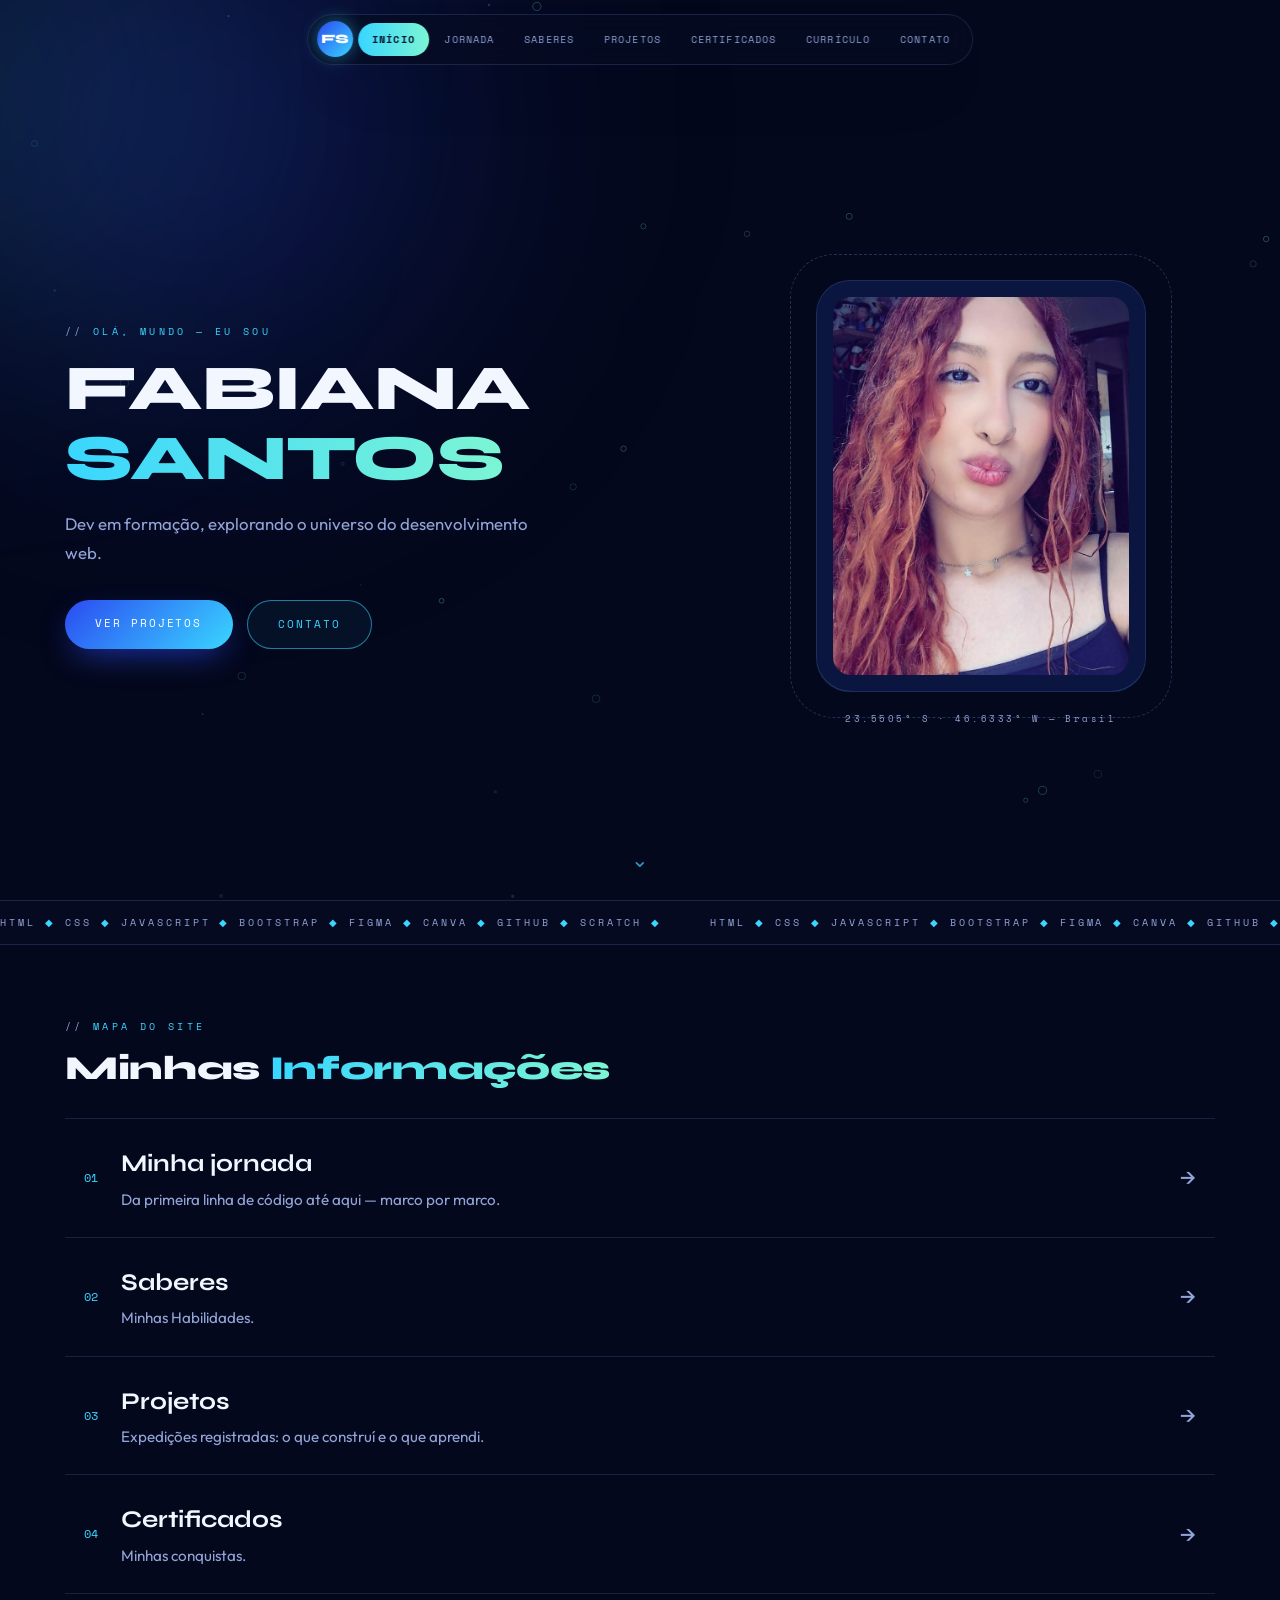
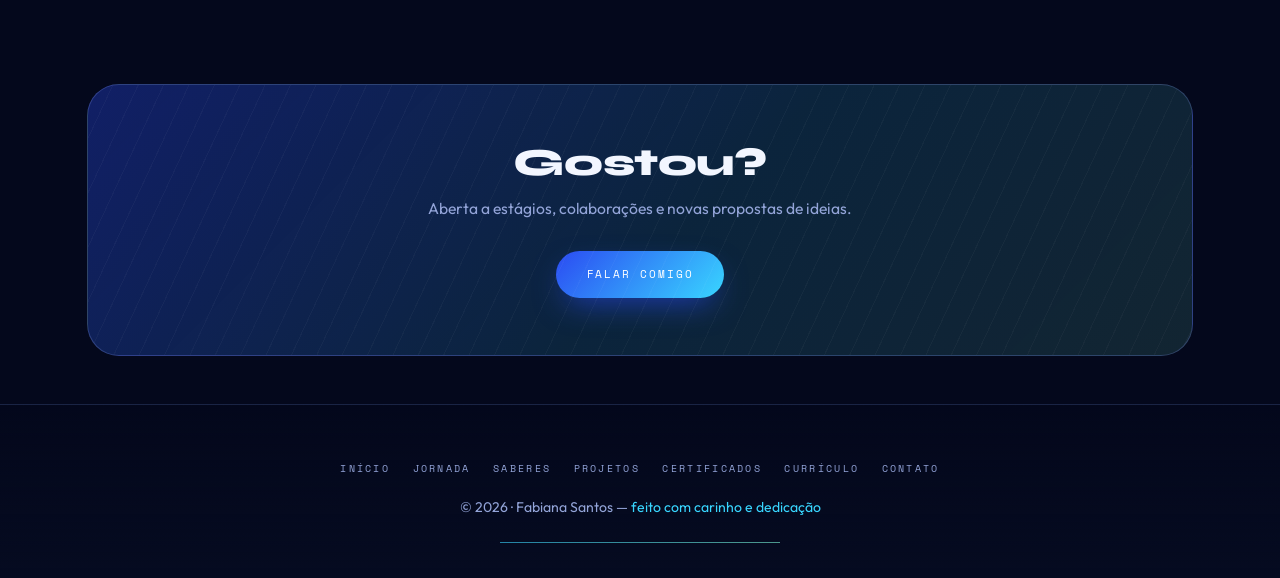
<file: index.html>
<!DOCTYPE html>
<html lang="pt-BR">
<head>
  <meta charset="UTF-8">
  <meta name="viewport" content="width=device-width, initial-scale=1, viewport-fit=cover">
  <title>Fabiana Santos · Portfólio</title>
  <meta name="description" content="Portfólio de Fabiana Santos — dev em formação navegando entre código e design.">
  <link rel="icon" href="data:image/svg+xml,%3Csvg xmlns='http://www.w3.org/2000/svg' viewBox='0 0 24 24'%3E%3Crect width='24' height='24' rx='6' fill='%2304081C'/%3E%3Ccircle cx='12' cy='12' r='6' fill='none' stroke='%2339D6FF' stroke-width='2'/%3E%3Ccircle cx='12' cy='12' r='2.5' fill='%237CF5D4'/%3E%3C/svg%3E">
  <link rel="preconnect" href="https://fonts.googleapis.com">
  <link rel="preconnect" href="https://fonts.gstatic.com" crossorigin>
  <link href="https://fonts.googleapis.com/css2?family=Syne:wght@700;800&family=Outfit:wght@300;400;500;600&family=Space+Mono:wght@400;700&display=swap" rel="stylesheet">
  <link rel="stylesheet" href="css/style.css">
</head>
<body>

<nav class="nav-fixa" aria-label="Principal">
  <a class="logo" href="index.html">FS</a>
  <button class="nav-toggle" aria-expanded="false" aria-label="Abrir ou fechar o menu"><span></span><span></span><span></span></button>
  <ul class="menu">
    <li><a href="index.html" class="ativo">Início</a></li>
    <li><a href="jornada.html">Jornada</a></li>
    <li><a href="saberes.html">Saberes</a></li>
    <li><a href="projetos.html">Projetos</a></li>
    <li><a href="certificados.html">Certificados</a></li>
    <li><a href="curriculo.html">Currículo</a></li>
    <li><a href="contato.html">Contato</a></li>
  </ul>
</nav>

<main>
  <section class="hero">
    <div class="hero-grid">
      <div class="hero-copy">
        <p class="kicker sobe" style="animation-delay:.1s">Olá, mundo — eu sou</p>
        <h1 class="sobe" style="animation-delay:.2s">Fabiana<br><span class="grad">Santos</span></h1>
        <p class="lede sobe" style="animation-delay:.35s">Dev em formação, explorando o universo do desenvolvimento web.</p>
        <div class="hero-acoes sobe" style="animation-delay:.5s">
          <a class="btn btn-solido" href="projetos.html">Ver projetos</a>
          <a class="btn btn-linha" href="contato.html">Contato</a>
        </div>
      </div>
      <figure class="foto-geo sobe" style="animation-delay:.3s;margin:0">
        <label class="photo foto-frame" style="cursor:default" aria-label="Foto da Fabiana Santos">
          <input type="file" accept="image/*">
          <img class="foto-inner" src="fotofabiana.jpeg" alt="Foto de Fabiana Santos" style="width:100%;height:100%;object-fit:cover;object-position:center 30%;border-radius:inherit;display:block">
        </label>
        <figcaption>23.5505° S · 46.6333° W — Brasil</figcaption>
      </figure>
    </div>
    <a class="cue" href="#rotas" aria-label="Descer">⌄</a>
  </section>

  <div class="ticker" aria-hidden="true">
    <div class="ticker-track">
      <span>HTML <b>◆</b> CSS <b>◆</b> JavaScript <b>◆</b> Bootstrap <b>◆</b> Figma <b>◆</b> Canva <b>◆</b> GitHub <b>◆</b> Scratch <b>◆</b></span>
      <span>HTML <b>◆</b> CSS <b>◆</b> JavaScript <b>◆</b> Bootstrap <b>◆</b> Figma <b>◆</b> Canva <b>◆</b> GitHub <b>◆</b> Scratch <b>◆</b></span>
    </div>
  </div>

  <section class="rotas wrap" id="rotas">
    <p class="kicker">Mapa do site</p>
    <h2>Minhas <span class="grad">Informações</span></h2>
    <div class="rotas-lista" data-stagger>
      <a class="rota" href="jornada.html">
        <span class="num">01</span>
        <span><h3>Minha jornada</h3><p>Da primeira linha de código até aqui — marco por marco.</p></span>
        <span class="seta">→</span>
      </a>
      <a class="rota" href="saberes.html">
        <span class="num">02</span>
        <span><h3>Saberes</h3><p>Minhas Habilidades.</p></span>
        <span class="seta">→</span>
      </a>
      <a class="rota" href="projetos.html">
        <span class="num">03</span>
        <span><h3>Projetos</h3><p>Expedições registradas: o que construí e o que aprendi.</p></span>
        <span class="seta">→</span>
      </a>
      <a class="rota" href="certificados.html">
        <span class="num">04</span>
        <span><h3>Certificados</h3><p>Minhas conquistas.</p></span>
        <span class="seta">→</span>
      </a>
    </div>
  </section>

  <section class="wrap">
    <div class="cta-band reveal">
      <h2>Gostou?</h2>
      <p>Aberta a estágios, colaborações e novas propostas de ideias.</p>
      <a class="btn btn-solido" href="contato.html">Falar comigo</a>
    </div>
  </section>
</main>

<footer class="rodape">
  <nav class="rodape-nav" aria-label="Rodapé">
    <a href="index.html">Início</a><a href="jornada.html">Jornada</a><a href="saberes.html">Saberes</a><a href="projetos.html">Projetos</a><a href="certificados.html">Certificados</a><a href="curriculo.html">Currículo</a><a href="contato.html">Contato</a>
  </nav>
  <p class="creditos">© <span data-ano>2026</span> · Fabiana Santos — <b>feito com carinho e dedicação</b></p>
  <hr class="fio">
</footer>

<div class="splash" aria-hidden="true">
  <div class="splash-caixa">
    <div class="splash-ring">FS</div>
    <p class="splash-nome">Fabiana Santos</p>
    <p class="splash-sub">// inicializando portfólio</p>
  </div>
</div>

<script src="js/main.js"></script>
<script>
  /* Foto fixa no código: desliga o seletor de arquivo "clique para escolher" */
  document.querySelectorAll('.foto-frame input[type="file"]').forEach(function (inp) { inp.disabled = true; });
</script>
</body>
</html>
</file>
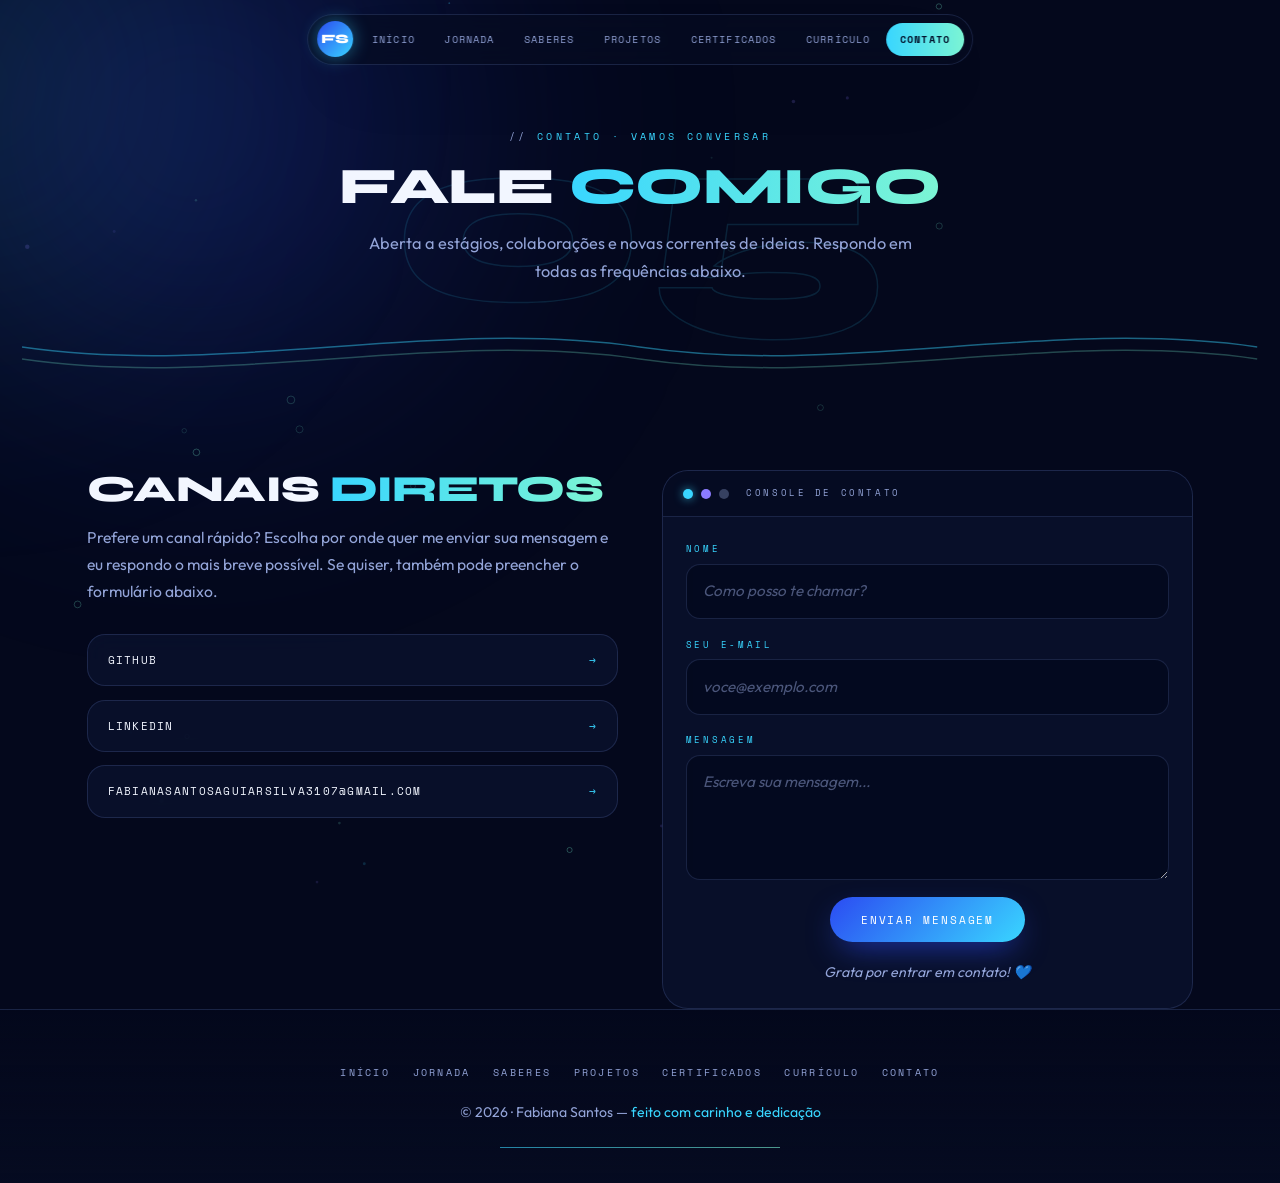
<file: contato.html>
<!DOCTYPE html>
<html lang="pt-BR">
<head>
  <meta charset="UTF-8">
  <meta name="viewport" content="width=device-width, initial-scale=1, viewport-fit=cover">
  <title>Contato · Fabiana Santos</title>
  <link rel="icon" href="data:image/svg+xml,%3Csvg xmlns='http://www.w3.org/2000/svg' viewBox='0 0 24 24'%3E%3Crect width='24' height='24' rx='6' fill='%2304081C'/%3E%3Ccircle cx='12' cy='12' r='6' fill='none' stroke='%2339D6FF' stroke-width='2'/%3E%3Ccircle cx='12' cy='12' r='2.5' fill='%237CF5D4'/%3E%3C/svg%3E">
  <link rel="preconnect" href="https://fonts.googleapis.com">
  <link rel="preconnect" href="https://fonts.gstatic.com" crossorigin>
  <link href="https://fonts.googleapis.com/css2?family=Syne:wght@700;800&family=Outfit:wght@300;400;500;600&family=Space+Mono:wght@400;700&display=swap" rel="stylesheet">
  <link rel="stylesheet" href="css/style.css">
</head>
<body>

<nav class="nav-fixa" aria-label="Principal">
  <a class="logo" href="index.html">FS</a>
  <button class="nav-toggle" aria-expanded="false" aria-label="Abrir ou fechar o menu"><span></span><span></span><span></span></button>
  <ul class="menu">
    <li><a href="index.html">Início</a></li>
    <li><a href="jornada.html">Jornada</a></li>
    <li><a href="saberes.html">Saberes</a></li>
    <li><a href="projetos.html">Projetos</a></li>
    <li><a href="certificados.html">Certificados</a></li>
    <li><a href="curriculo.html">Currículo</a></li>
    <li><a href="contato.html" class="ativo">Contato</a></li>
  </ul>
</nav>

<main>
  <section class="cab">
    <span class="num-fantasma" aria-hidden="true">05</span>
    <p class="kicker">Contato · vamos conversar</p>
    <h1>Fale <span class="grad">comigo</span></h1>
    <p class="sub">Aberta a estágios, colaborações e novas correntes de ideias. Respondo em todas as frequências abaixo.</p>
    <svg class="ondas" viewBox="0 0 1440 60" preserveAspectRatio="none" aria-hidden="true">
      <path d="M0 30 C240 60 480 0 720 30 C960 60 1200 0 1440 30" fill="none" stroke="#39D6FF" stroke-width="1.5" opacity=".5"/>
      <path d="M0 42 C240 72 480 12 720 42 C960 72 1200 12 1440 42" fill="none" stroke="#7CF5D4" stroke-width="1.5" opacity=".3"/>
    </svg>
  </section>

  <section class="wrap">
    <div class="contato-grid">
      <div class="reveal">
        <h2>Canais <span class="grad">diretos</span></h2>
        <p class="txt">Prefere um canal rápido? Escolha por onde quer me enviar sua mensagem e eu respondo o mais breve possível. Se quiser, também pode preencher o formulário abaixo.</p>
        <div class="chips" data-stagger>
          <a class="chip" href="https://github.com/fabisantos7"><span>GitHub</span><span class="seta">→</span></a>
          <a class="chip" href="https://www.linkedin.com/in/fabiana-santos-aguiar-silva-4177b73bb/?isSelfProfile=true"><span>LinkedIn</span><span class="seta">→</span></a>
          <a class="chip" href="mailto:fabianasantosaguiarsilva3107@gmail.com"><span>fabianasantosaguiarsilva3107@gmail.com</span><span class="seta">→</span></a>
        </div>
      </div>

      <div class="form-card reveal">
        <div class="form-topo" aria-hidden="true"><i></i><i></i><i></i><b>console de contato</b></div>
        <form id="form-contato">
          <div class="campo">
            <label for="c-nome">Nome</label>
            <input id="c-nome" name="nome" type="text" required placeholder="Como posso te chamar?">
          </div>
          <div class="campo">
            <label for="c-email">Seu e-mail</label>
            <input id="c-email" name="email" type="email" required placeholder="voce@exemplo.com">
          </div>
          <div class="campo">
            <label for="c-msg">Mensagem</label>
            <textarea id="c-msg" name="mensagem" required placeholder="Escreva sua mensagem..."></textarea>
          </div>
          <button class="btn btn-solido" type="submit">Enviar mensagem</button>
          <p class="form-nota">Grata por entrar em contato! 💙</p>
        </form>
      </div>
    </div>
  </section>
</main>

<footer class="rodape">
  <nav class="rodape-nav" aria-label="Rodapé">
    <a href="index.html">Início</a><a href="jornada.html">Jornada</a><a href="saberes.html">Saberes</a><a href="projetos.html">Projetos</a><a href="certificados.html">Certificados</a><a href="curriculo.html">Currículo</a><a href="contato.html">Contato</a>
  </nav>
  <p class="creditos">© <span data-ano>2026</span> · Fabiana Santos — <b>feito com carinho e dedicação</b></p>
  <hr class="fio">
</footer>

<script src="js/main.js"></script>
</body>
</html>
</file>
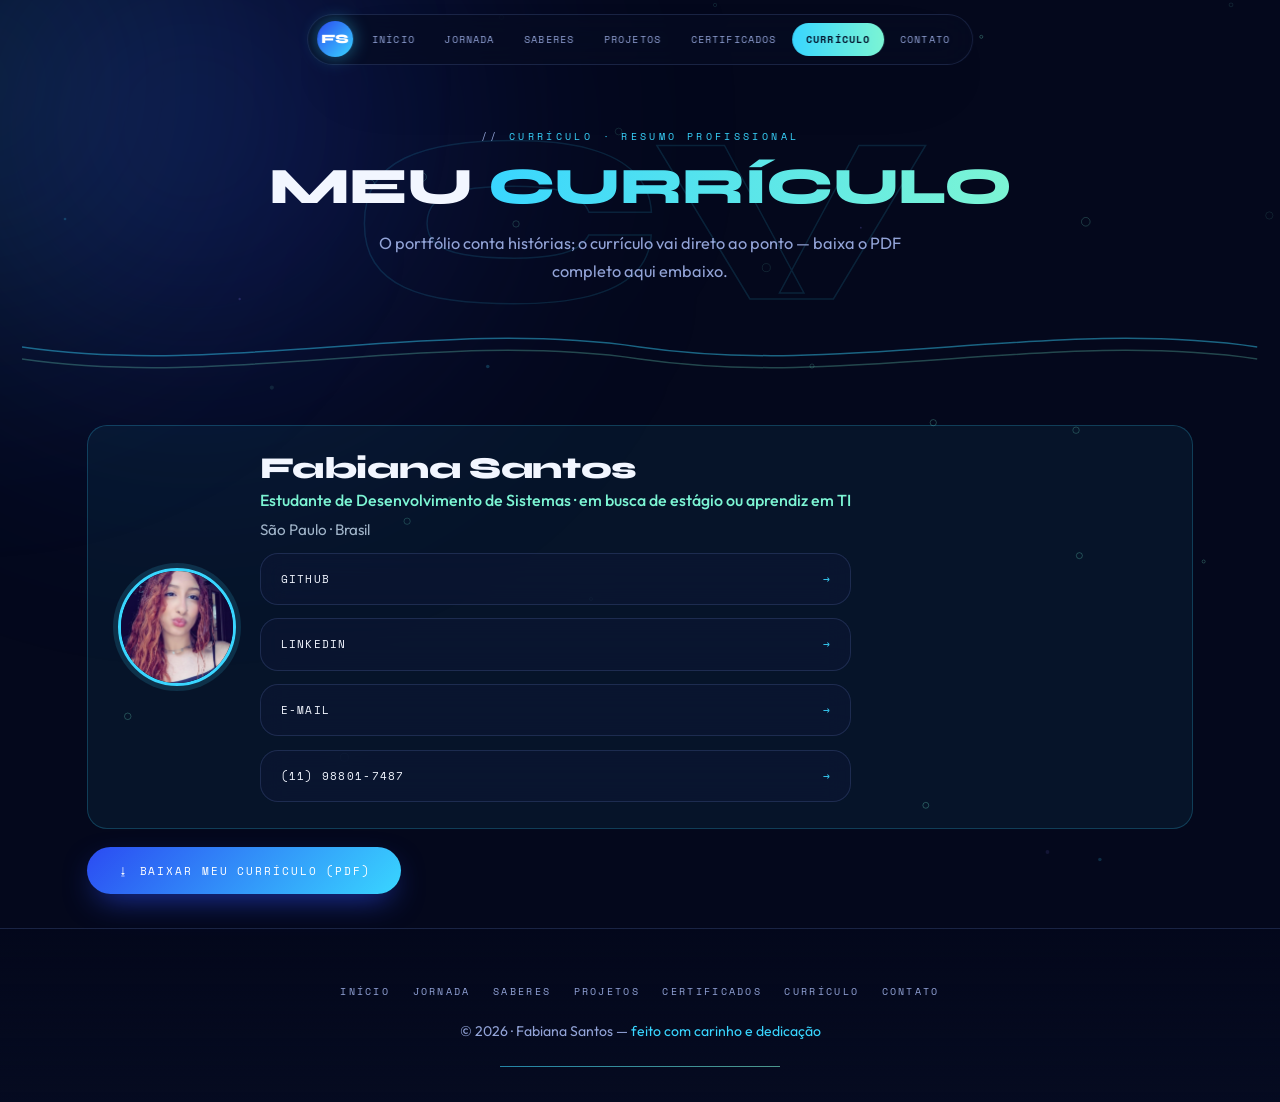
<file: curriculo.html>
<!DOCTYPE html>
<html lang="pt-BR">
<head>
  <meta charset="UTF-8">
  <meta name="viewport" content="width=device-width, initial-scale=1, viewport-fit=cover">
  <title>Currículo · Fabiana Santos</title>
  <link rel="icon" href="data:image/svg+xml,%3Csvg xmlns='http://www.w3.org/2000/svg' viewBox='0 0 24 24'%3E%3Crect width='24' height='24' rx='6' fill='%2304081C'/%3E%3Ccircle cx='12' cy='12' r='6' fill='none' stroke='%2339D6FF' stroke-width='2'/%3E%3Ccircle cx='12' cy='12' r='2.5' fill='%237CF5D4'/%3E%3C/svg%3E">
  <link rel="preconnect" href="https://fonts.googleapis.com">
  <link rel="preconnect" href="https://fonts.gstatic.com" crossorigin>
  <link href="https://fonts.googleapis.com/css2?family=Syne:wght@700;800&family=Outfit:wght@300;400;500;600&family=Space+Mono:wght@400;700&display=swap" rel="stylesheet">
  <link rel="stylesheet" href="css/style.css">
  <style>
    /* ===== Estilos exclusivos da página Currículo (autocontidos — não mexem em nada) ===== */
    body { background:#04081C; color:#E8F4FF; font-family:'Outfit',sans-serif; }

    .cv-perfil{ display:flex; align-items:center; gap:24px; flex-wrap:wrap;
      background:rgba(57,214,255,.06); border:1px solid rgba(57,214,255,.22);
      border-radius:20px; padding:26px 30px; margin-bottom:18px; }
    .cv-foto{ width:118px; height:118px; border-radius:50%; overflow:hidden; flex:0 0 auto;
      border:3px solid #39D6FF; box-shadow:0 0 0 5px rgba(57,214,255,.15); }
    .cv-foto img{ width:100%; height:100%; object-fit:cover; object-position:center 30%; display:block; }
    .cv-perfil h2{ font-family:'Syne',sans-serif; font-size:1.9rem; margin:0 0 2px; }
    .cv-alvo{ margin:0; color:#7CF5D4; font-weight:500; }
    .cv-loc{ margin:2px 0 0; color:#9fb3c8; font-size:.95rem; }
    .cv-perfil .chips{ margin:10px 0 0; }

    .cv-acoes{ display:flex; align-items:center; gap:14px; flex-wrap:wrap; margin:0 0 34px; }
    .cv-dica{ color:#9fb3c8; font-size:.9rem; }
    [contenteditable="true"]{ outline:none; border-bottom:1px dashed rgba(57,214,255,.45); cursor:text; }
    [contenteditable="true"]:hover{ background:rgba(57,214,255,.07); }
    [contenteditable="true"]:focus{ background:rgba(57,214,255,.1); border-bottom-color:#7CF5D4; }

    .cv-grid{ display:grid; grid-template-columns:1.6fr 1fr; gap:26px; align-items:start; }
    .cv-bloco{ background:rgba(57,214,255,.05); border:1px solid rgba(57,214,255,.16);
      border-radius:18px; padding:22px 24px; margin-bottom:22px; }
    .cv-bloco h3{ font-family:'Syne',sans-serif; font-size:1.15rem; letter-spacing:.02em;
      color:#39D6FF; margin:0 0 14px; padding-bottom:10px;
      border-bottom:1px solid rgba(57,214,255,.2); }
    .cv-bloco h3 small{ font-family:'Space Mono',monospace; font-size:.75rem; color:#9fb3c8; font-weight:400; margin-left:8px; }
    .cv-bloco p{ margin:0 0 8px; line-height:1.6; color:#d9ecff; }

    .cv-item{ padding:10px 0; border-bottom:1px dashed rgba(57,214,255,.14); }
    .cv-item:last-child{ border-bottom:none; }
    .cv-item b{ color:#fff; font-weight:600; }
    .cv-meta{ color:#9fb3c8; font-size:.9rem; margin:2px 0 0; }
    .cv-meta a{ color:#39D6FF; text-decoration:none; }
    .cv-meta a:hover{ text-decoration:underline; }

    .cv-cert{ display:flex; justify-content:space-between; align-items:baseline; gap:14px;
      padding:9px 0; border-bottom:1px dashed rgba(57,214,255,.14); }
    .cv-cert:last-child{ border-bottom:none; }
    .cv-cert span:first-child{ color:#d9ecff; }
    .cv-horas{ font-family:'Space Mono',monospace; font-size:.78rem; color:#7CF5D4; white-space:nowrap; }
    .cv-total{ margin-top:12px; font-family:'Space Mono',monospace; font-size:.8rem; color:#7CF5D4; }

    .cv-comp{ margin-bottom:12px; }
    .cv-comp small{ display:flex; justify-content:space-between; color:#d9ecff; font-size:.92rem; margin-bottom:5px; }
    .cv-comp small em{ font-style:normal; font-family:'Space Mono',monospace; font-size:.75rem; color:#9fb3c8; }
    .cv-bloco .barra{ margin-bottom:0; }

    .cv-lingua{ display:flex; justify-content:space-between; padding:8px 0; border-bottom:1px dashed rgba(57,214,255,.14); }
    .cv-lingua:last-child{ border-bottom:none; }
    .cv-nivel{ font-family:'Space Mono',monospace; font-size:.78rem; color:#7CF5D4; }

    /* ===== Impressão / Salvar como PDF ===== */
    @media print{
      body{ background:#fff !important; color:#111 !important; }
      .nav-fixa,.rodape,.cv-acoes,.ondas,.num-fantasma,.cue,.splash{ display:none !important; }
      .cv-perfil,.cv-bloco{ background:#fff !important; border-color:#cfd8e3 !important; box-shadow:none !important; }
      .cv-perfil h2,.cv-bloco h3,.cv-alvo,.cv-meta a,.cv-titulo-grad{ color:#111 !important; -webkit-text-fill-color:#111 !important; }
      .cv-meta,.cv-dica,.cv-loc,.cv-horas,.cv-nivel,.cv-total{ color:#444 !important; }
      .cv-cert,.cv-item,.cv-lingua{ border-color:#ccc !important; }
      [contenteditable="true"]{ border-bottom:none !important; }
      .cv-grid{ grid-template-columns:1fr 1fr; gap:18px; }
      main{ padding-top:0 !important; }
      .cab{ padding:0 0 14px !important; }
      .cv-bloco{ break-inside:avoid; }
    }
    @media (max-width:820px){
      .cv-grid{ grid-template-columns:1fr; }
      .cv-perfil{ text-align:center; justify-content:center; }
    }
  </style>
</head>
<body>

<nav class="nav-fixa" aria-label="Principal">
  <a class="logo" href="index.html">FS</a>
  <button class="nav-toggle" aria-expanded="false" aria-label="Abrir ou fechar o menu"><span></span><span></span><span></span></button>
  <ul class="menu">
    <li><a href="index.html">Início</a></li>
    <li><a href="jornada.html">Jornada</a></li>
    <li><a href="saberes.html">Saberes</a></li>
    <li><a href="projetos.html">Projetos</a></li>
    <li><a href="certificados.html">Certificados</a></li>
    <li><a href="curriculo.html" class="ativo">Currículo</a></li>
    <li><a href="contato.html">Contato</a></li>
  </ul>
</nav>

<main>
  <section class="cab">
    <span class="num-fantasma" aria-hidden="true">CV</span>
    <p class="kicker">Currículo · resumo profissional</p>
    <h1>Meu <span class="grad">currículo</span></h1>
    <p class="sub">O portfólio conta histórias; o currículo vai direto ao ponto — baixa o PDF completo aqui embaixo.</p>
    <svg class="ondas" viewBox="0 0 1440 60" preserveAspectRatio="none" aria-hidden="true">
      <path d="M0 30 C240 60 480 0 720 30 C960 60 1200 0 1440 30" fill="none" stroke="#39D6FF" stroke-width="1.5" opacity=".5"/>
      <path d="M0 42 C240 72 480 12 720 42 C960 72 1200 12 1440 42" fill="none" stroke="#7CF5D4" stroke-width="1.5" opacity=".3"/>
    </svg>
  </section>

  <section class="wrap">
    <div class="cv-perfil reveal">
      <div class="cv-foto"><img src="fotofabiana.jpeg" alt="Foto de Fabiana Santos"></div>
      <div>
        <h2>Fabiana Santos</h2>
        <p class="cv-alvo">Estudante de Desenvolvimento de Sistemas · em busca de estágio ou aprendiz em TI</p>
        <p class="cv-loc">São Paulo · Brasil</p>
        <div class="chips">
          <a class="chip" href="https://github.com/fabisantos7"><span>GitHub</span><span class="seta">→</span></a>
          <a class="chip" href="https://www.linkedin.com/in/fabiana-santos-aguiar-silva-4177b73bb/?isSelfProfile=true"><span>LinkedIn</span><span class="seta">→</span></a>
          <a class="chip" href="mailto:fabianasantosaguiarsilva3107@gmail.com"><span>E-mail</span><span class="seta">→</span></a>
          <a class="chip" href="tel:+5511988017487"><span>(11) 98801-7487</span><span class="seta">→</span></a>
        </div>
      </div>
    </div>

    <div class="cv-acoes">
      <a class="btn btn-solido" href="curriculo-fabiana.pdf" download="curriculo-fabiana.pdf">⭳ Baixar meu currículo (PDF)</a>
      <span class="cv-dica"></span>
    </div>

  </section>
</main>

<footer class="rodape">
  <nav class="rodape-nav" aria-label="Rodapé">
    <a href="index.html">Início</a><a href="jornada.html">Jornada</a><a href="saberes.html">Saberes</a><a href="projetos.html">Projetos</a><a href="certificados.html">Certificados</a><a href="curriculo.html">Currículo</a><a href="contato.html">Contato</a>
  </nav>
  <p class="creditos">© <span data-ano>2026</span> · Fabiana Santos — <b>feito com carinho e dedicação</b></p>
  <hr class="fio">
</footer>

<script src="js/main.js"></script>
</body>
</html>
</file>
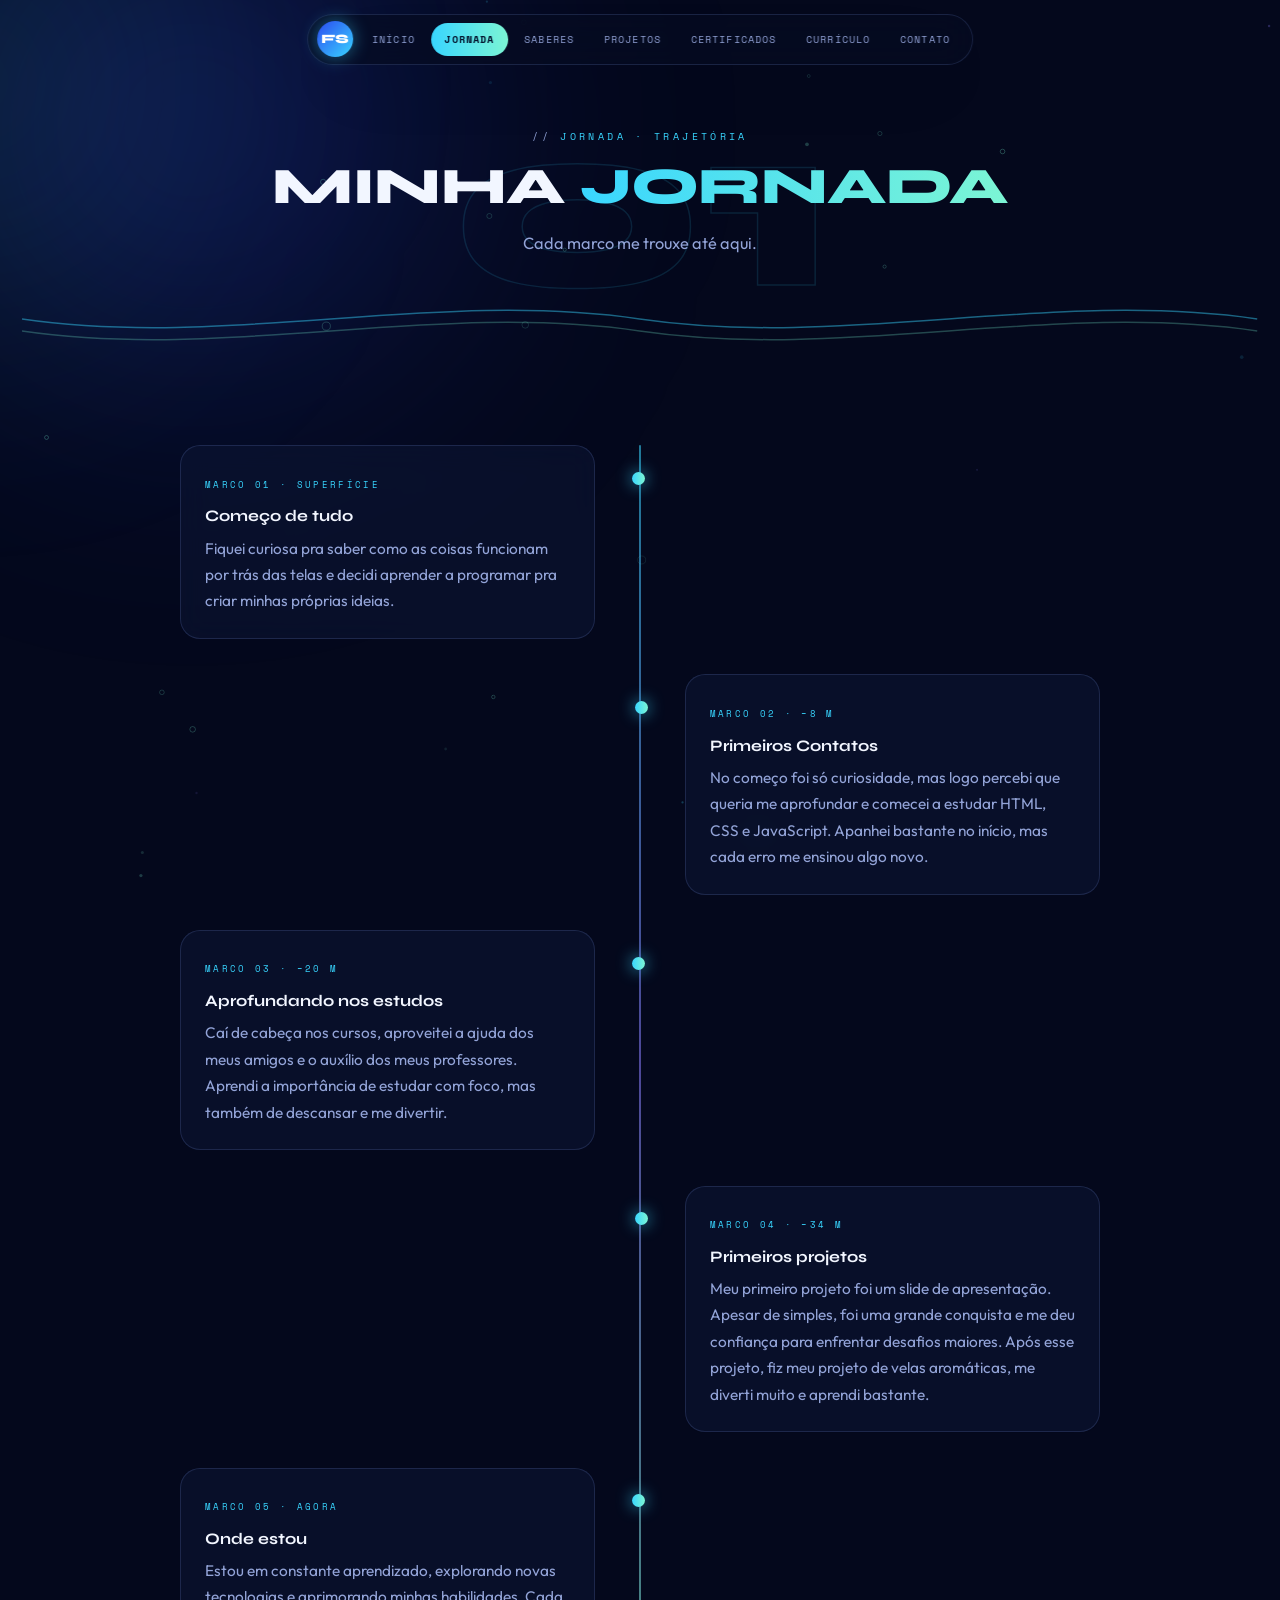
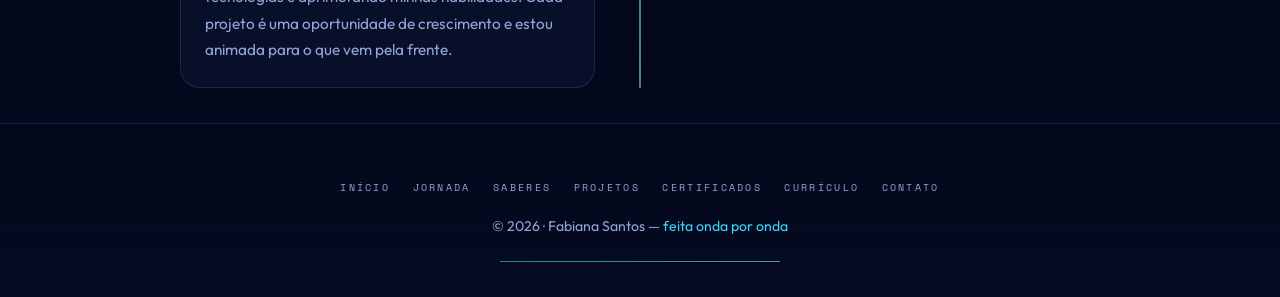
<file: jornada.html>
<!DOCTYPE html>
<html lang="pt-BR">
<head>
  <meta charset="UTF-8">
  <meta name="viewport" content="width=device-width, initial-scale=1, viewport-fit=cover">
  <title>Jornada · Fabiana Santos</title>
  <link rel="icon" href="data:image/svg+xml,%3Csvg xmlns='http://www.w3.org/2000/svg' viewBox='0 0 24 24'%3E%3Crect width='24' height='24' rx='6' fill='%2304081C'/%3E%3Ccircle cx='12' cy='12' r='6' fill='none' stroke='%2339D6FF' stroke-width='2'/%3E%3Ccircle cx='12' cy='12' r='2.5' fill='%237CF5D4'/%3E%3C/svg%3E">
  <link rel="preconnect" href="https://fonts.googleapis.com">
  <link rel="preconnect" href="https://fonts.gstatic.com" crossorigin>
  <link href="https://fonts.googleapis.com/css2?family=Syne:wght@700;800&family=Outfit:wght@300;400;500;600&family=Space+Mono:wght@400;700&display=swap" rel="stylesheet">
  <link rel="stylesheet" href="css/style.css">
</head>
<body>

<nav class="nav-fixa" aria-label="Principal">
  <a class="logo" href="index.html">FS</a>
  <button class="nav-toggle" aria-expanded="false" aria-label="Abrir ou fechar o menu"><span></span><span></span><span></span></button>
  <ul class="menu">
    <li><a href="index.html">Início</a></li>
    <li><a href="jornada.html" class="ativo">Jornada</a></li>
    <li><a href="saberes.html">Saberes</a></li>
    <li><a href="projetos.html">Projetos</a></li>
    <li><a href="certificados.html">Certificados</a></li>
    <li><a href="curriculo.html">Currículo</a></li>
    <li><a href="contato.html">Contato</a></li>
  </ul>
</nav>

<main>
  <section class="cab">
    <span class="num-fantasma" aria-hidden="true">01</span>
    <p class="kicker">Jornada · trajetória</p>
    <h1>Minha <span class="grad">jornada</span></h1>
    <p class="sub">Cada marco me trouxe até aqui.</p>
    <svg class="ondas" viewBox="0 0 1440 60" preserveAspectRatio="none" aria-hidden="true">
      <path d="M0 30 C240 60 480 0 720 30 C960 60 1200 0 1440 30" fill="none" stroke="#39D6FF" stroke-width="1.5" opacity=".5"/>
      <path d="M0 42 C240 72 480 12 720 42 C960 72 1200 12 1440 42" fill="none" stroke="#7CF5D4" stroke-width="1.5" opacity=".3"/>
    </svg>
  </section>

  <section class="wrap">
    <div class="trilha" data-stagger>
      <div class="marco">
        <span class="tag">Marco 01 · superfície</span>
        <h3>Começo de tudo</h3>
        <p contenteditable="true">Fiquei curiosa pra saber como as coisas funcionam por trás das telas e decidi aprender a programar pra criar minhas próprias ideias.</p>
      </div>
      <div class="marco">
        <span class="tag">Marco 02 · −8 m</span>
        <h3>Primeiros Contatos</h3>
        <p contenteditable="true">No começo foi só curiosidade, mas logo percebi que queria me aprofundar e comecei a estudar HTML, CSS e JavaScript. Apanhei bastante no início, mas cada erro me ensinou algo novo.</p>
      </div>
      <div class="marco">
        <span class="tag">Marco 03 · −20 m</span>
        <h3>Aprofundando nos estudos</h3>
        <p contenteditable="true">Caí de cabeça nos cursos, aproveitei a ajuda dos meus amigos e o auxílio dos meus professores. Aprendi a importância de estudar com foco, mas também de descansar e me divertir.</p>
      </div>
      <div class="marco">
        <span class="tag">Marco 04 · −34 m</span>
        <h3>Primeiros projetos</h3>
        <p contenteditable="true">Meu primeiro projeto foi um slide de apresentação. Apesar de simples, foi uma grande conquista e me deu confiança para enfrentar desafios maiores. Após esse projeto, fiz meu projeto de velas aromáticas, me diverti muito e aprendi bastante.</p>
      </div>
      <div class="marco">
        <span class="tag">Marco 05 · agora</span>
        <h3>Onde estou</h3>
        <p contenteditable="true">Estou em constante aprendizado, explorando novas tecnologias e aprimorando minhas habilidades. Cada projeto é uma oportunidade de crescimento e estou animada para o que vem pela frente.</p>
      </div>
    </div>
  </section>
</main>

<footer class="rodape">
  <nav class="rodape-nav" aria-label="Rodapé">
    <a href="index.html">Início</a><a href="jornada.html">Jornada</a><a href="saberes.html">Saberes</a><a href="projetos.html">Projetos</a><a href="certificados.html">Certificados</a><a href="curriculo.html">Currículo</a><a href="contato.html">Contato</a>
  </nav>
  <p class="creditos">© <span data-ano>2025</span> · Fabiana Santos — <b>feita onda por onda</b></p>
  <hr class="fio">
</footer>

<script src="js/main.js"></script>
</body>
</html>
</file>
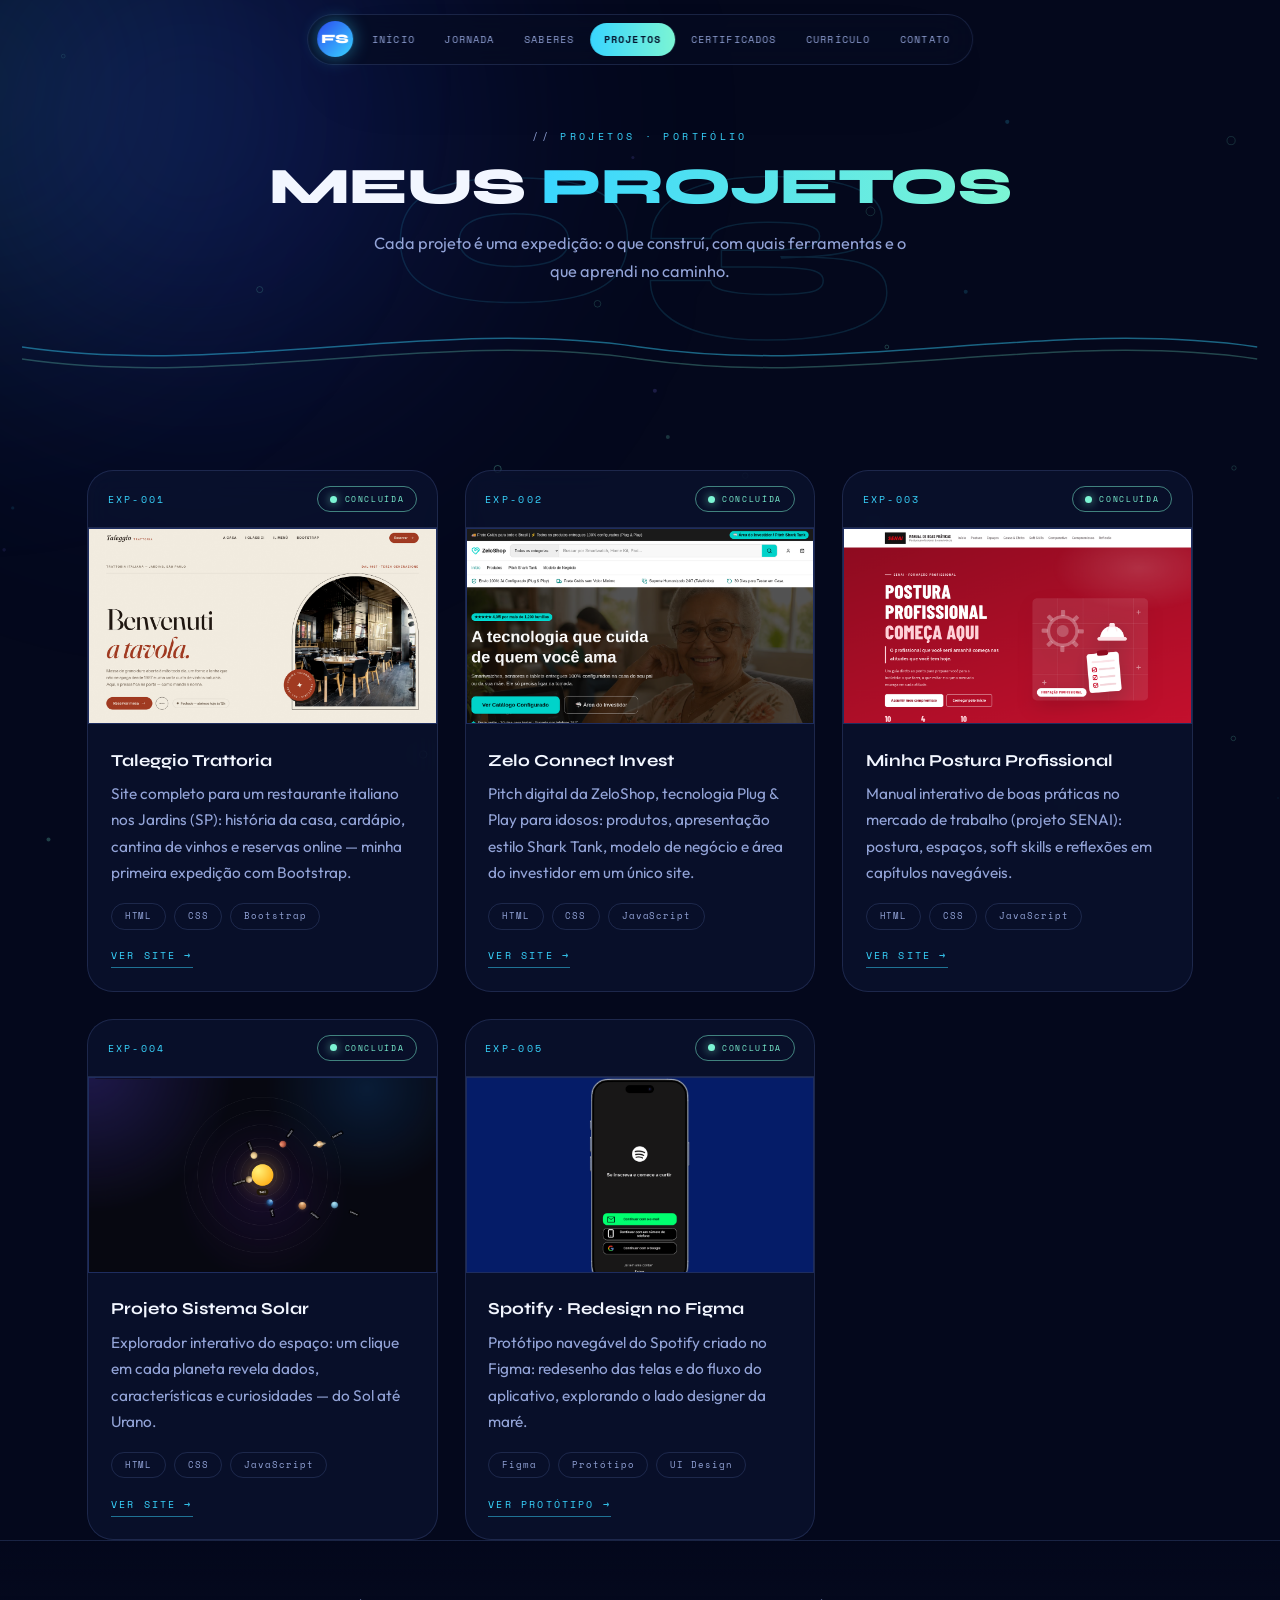
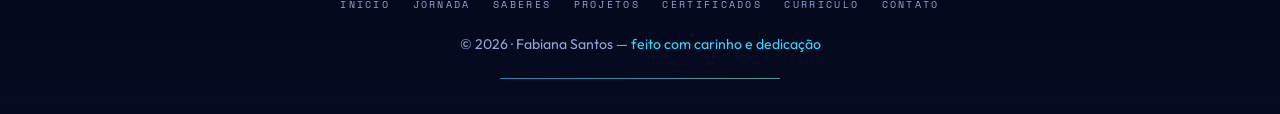
<file: projetos.html>
<!DOCTYPE html>
<html lang="pt-BR">
<head>
  <meta charset="UTF-8">
  <meta name="viewport" content="width=device-width, initial-scale=1, viewport-fit=cover">
  <title>Projetos · Fabiana Santos</title>
  <link rel="icon" href="data:image/svg+xml,%3Csvg xmlns='http://www.w3.org/2000/svg' viewBox='0 0 24 24'%3E%3Crect width='24' height='24' rx='6' fill='%2304081C'/%3E%3Ccircle cx='12' cy='12' r='6' fill='none' stroke='%2339D6FF' stroke-width='2'/%3E%3Ccircle cx='12' cy='12' r='2.5' fill='%237CF5D4'/%3E%3C/svg%3E">
  <link rel="preconnect" href="https://fonts.googleapis.com">
  <link rel="preconnect" href="https://fonts.gstatic.com" crossorigin>
  <link href="https://fonts.googleapis.com/css2?family=Syne:wght@700;800&family=Outfit:wght@300;400;500;600&family=Space+Mono:wght@400;700&display=swap" rel="stylesheet">
  <link rel="stylesheet" href="css/style.css">
</head>
<body>

<nav class="nav-fixa" aria-label="Principal">
  <a class="logo" href="index.html">FS</a>
  <button class="nav-toggle" aria-expanded="false" aria-label="Abrir ou fechar o menu"><span></span><span></span><span></span></button>
  <ul class="menu">
    <li><a href="index.html">Início</a></li>
    <li><a href="jornada.html">Jornada</a></li>
    <li><a href="saberes.html">Saberes</a></li>
    <li><a href="projetos.html" class="ativo">Projetos</a></li>
    <li><a href="certificados.html">Certificados</a></li>
    <li><a href="curriculo.html">Currículo</a></li>
    <li><a href="contato.html">Contato</a></li>
  </ul>
</nav>

<main>
  <section class="cab">
    <span class="num-fantasma" aria-hidden="true">03</span>
    <p class="kicker">Projetos · portfólio</p>
    <h1>Meus <span class="grad">Projetos</span></h1>
    <p class="sub">Cada projeto é uma expedição: o que construí, com quais ferramentas e o que aprendi no caminho.</p>
    <svg class="ondas" viewBox="0 0 1440 60" preserveAspectRatio="none" aria-hidden="true">
      <path d="M0 30 C240 60 480 0 720 30 C960 60 1200 0 1440 30" fill="none" stroke="#39D6FF" stroke-width="1.5" opacity=".5"/>
      <path d="M0 42 C240 72 480 12 720 42 C960 72 1200 12 1440 42" fill="none" stroke="#7CF5D4" stroke-width="1.5" opacity=".3"/>
    </svg>
  </section>

  <section class="wrap">
    <div class="obras" data-stagger>
      <article class="obra">
        <div class="obra-topo"><span class="id">EXP-001</span><span class="pill"><i></i>Concluída</span></div>
        <label class="photo" style="cursor:default">
          <input type="file" accept="image/*">
          <img src="proj-taleggio.png" alt="Tela inicial do site Taleggio Trattoria" style="width:100%;height:100%;object-fit:cover;object-position:center top;border-radius:inherit;display:block">
        </label>
        <div class="obra-corpo">
          <h3>Taleggio Trattoria</h3>
          <p>Site completo para um restaurante italiano nos Jardins (SP): história da casa, cardápio, cantina de vinhos e reservas online — minha primeira expedição com Bootstrap.</p>
          <div class="tags"><span>HTML</span><span>CSS</span><span>Bootstrap</span></div>
          <a class="obra-link" href="https://taleggio-trattoria-one.vercel.app/" target="_blank" rel="noopener">Ver site →</a>
        </div>
      </article>

      <article class="obra">
        <div class="obra-topo"><span class="id">EXP-002</span><span class="pill"><i></i>Concluída</span></div>
        <label class="photo" style="cursor:default">
          <input type="file" accept="image/*">
          <img src="proj-zelo.png" alt="Tela inicial do site ZeloShop — tecnologia Plug & Play para idosos" style="width:100%;height:100%;object-fit:cover;object-position:center top;border-radius:inherit;display:block">
        </label>
        <div class="obra-corpo">
          <h3>Zelo Connect Invest</h3>
          <p>Pitch digital da ZeloShop, tecnologia Plug &amp; Play para idosos: produtos, apresentação estilo Shark Tank, modelo de negócio e área do investidor em um único site.</p>
          <div class="tags"><span>HTML</span><span>CSS</span><span>JavaScript</span></div>
          <a class="obra-link" href="https://zelo-connect-invest.vercel.app/" target="_blank" rel="noopener">Ver site →</a>
        </div>
      </article>

      <article class="obra">
        <div class="obra-topo"><span class="id">EXP-003</span><span class="pill"><i></i>Concluída</span></div>
        <label class="photo" style="cursor:default">
          <input type="file" accept="image/*">
          <img src="proj-postura.png" alt="Tela inicial do manual Minha Postura Profissional — SENAI" style="width:100%;height:100%;object-fit:cover;object-position:center top;border-radius:inherit;display:block">
        </label>
        <div class="obra-corpo">
          <h3>Minha Postura Profissional</h3>
          <p>Manual interativo de boas práticas no mercado de trabalho (projeto SENAI): postura, espaços, soft skills e reflexões em capítulos navegáveis.</p>
          <div class="tags"><span>HTML</span><span>CSS</span><span>JavaScript</span></div>
          <a class="obra-link" href="https://minhaposturaprofissional.vercel.app/" target="_blank" rel="noopener">Ver site →</a>
        </div>
      </article>

      <article class="obra">
        <div class="obra-topo"><span class="id">EXP-004</span><span class="pill"><i></i>Concluída</span></div>
        <label class="photo" style="cursor:default">
          <input type="file" accept="image/*">
          <img src="proj-solar.png" alt="Órbitas do explorador interativo Projeto Sistema Solar" style="width:100%;height:100%;object-fit:cover;object-position:center;border-radius:inherit;display:block">
        </label>
        <div class="obra-corpo">
          <h3>Projeto Sistema Solar</h3>
          <p>Explorador interativo do espaço: um clique em cada planeta revela dados, características e curiosidades — do Sol até Urano.</p>
          <div class="tags"><span>HTML</span><span>CSS</span><span>JavaScript</span></div>
          <a class="obra-link" href="https://projeto-sistema-solar-ten.vercel.app/" target="_blank" rel="noopener">Ver site →</a>
        </div>
      </article>

      <article class="obra">
        <div class="obra-topo"><span class="id">EXP-005</span><span class="pill"><i></i>Concluída</span></div>
        <label class="photo" style="cursor:default">
          <input type="file" accept="image/*">
          <img src="proj-spotify.png" alt="Protótipo do Spotify no Figma, tela inicial no celular" style="width:100%;height:100%;object-fit:cover;object-position:center;border-radius:inherit;display:block">
        </label>
        <div class="obra-corpo">
          <h3>Spotify · Redesign no Figma</h3>
          <p>Protótipo navegável do Spotify criado no Figma: redesenho das telas e do fluxo do aplicativo, explorando o lado designer da maré.</p>
          <div class="tags"><span>Figma</span><span>Protótipo</span><span>UI Design</span></div>
          <a class="obra-link" href="https://www.figma.com/proto/G2LQsWiTwYfA512JfBWBv6/Spotify---Fabiana?node-id=21-137&t=aBGVdKnGQqvRP4mu-1&scaling=scale-down&content-scaling=fixed&page-id=2%3A26&starting-point-node-id=148%3A238" target="_blank" rel="noopener">Ver protótipo →</a>
        </div>
      </article>
    </div>
  </section>
</main>

<footer class="rodape">
  <nav class="rodape-nav" aria-label="Rodapé">
    <a href="index.html">Início</a><a href="jornada.html">Jornada</a><a href="saberes.html">Saberes</a><a href="projetos.html">Projetos</a><a href="certificados.html">Certificados</a><a href="curriculo.html">Currículo</a><a href="contato.html">Contato</a>
  </nav>
  <p class="creditos">© <span data-ano>2026</span> · Fabiana Santos — <b>feito com carinho e dedicação</b></p>
  <hr class="fio">
</footer>

<script src="js/main.js"></script>
<script>
  /* Imagens fixas no código: desliga os seletores de arquivo dos cards */
  document.querySelectorAll('.photo input[type="file"]').forEach(function (inp) { inp.disabled = true; });
</script>
</body>
</html>
</file>
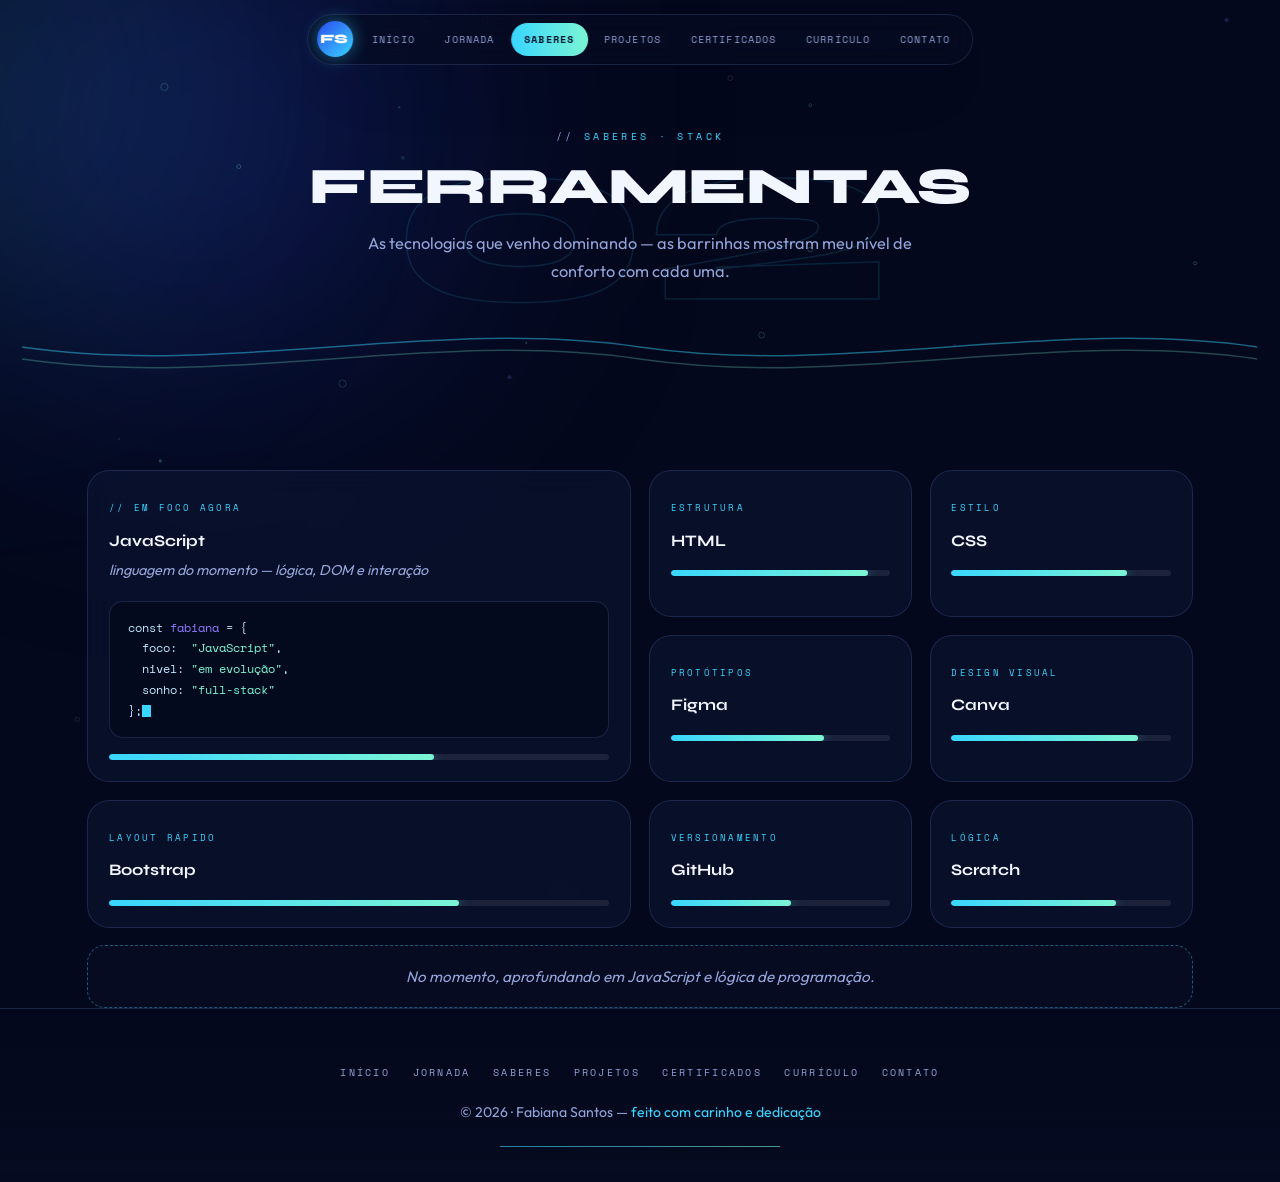
<file: saberes.html>
<!DOCTYPE html>
<html lang="pt-BR">
<head>
  <meta charset="UTF-8">
  <meta name="viewport" content="width=device-width, initial-scale=1, viewport-fit=cover">
  <title>Saberes · Fabiana Santos</title>
  <link rel="icon" href="data:image/svg+xml,%3Csvg xmlns='http://www.w3.org/2000/svg' viewBox='0 0 24 24'%3E%3Crect width='24' height='24' rx='6' fill='%2304081C'/%3E%3Ccircle cx='12' cy='12' r='6' fill='none' stroke='%2339D6FF' stroke-width='2'/%3E%3Ccircle cx='12' cy='12' r='2.5' fill='%237CF5D4'/%3E%3C/svg%3E">
  <link rel="preconnect" href="https://fonts.googleapis.com">
  <link rel="preconnect" href="https://fonts.gstatic.com" crossorigin>
  <link href="https://fonts.googleapis.com/css2?family=Syne:wght@700;800&family=Outfit:wght@300;400;500;600&family=Space+Mono:wght@400;700&display=swap" rel="stylesheet">
  <link rel="stylesheet" href="css/style.css">
</head>
<body>

<nav class="nav-fixa" aria-label="Principal">
  <a class="logo" href="index.html">FS</a>
  <button class="nav-toggle" aria-expanded="false" aria-label="Abrir ou fechar o menu"><span></span><span></span><span></span></button>
  <ul class="menu">
    <li><a href="index.html">Início</a></li>
    <li><a href="jornada.html">Jornada</a></li>
    <li><a href="saberes.html" class="ativo">Saberes</a></li>
    <li><a href="projetos.html">Projetos</a></li>
    <li><a href="certificados.html">Certificados</a></li>
    <li><a href="curriculo.html">Currículo</a></li>
    <li><a href="contato.html">Contato</a></li>
  </ul>
</nav>

<main>
  <section class="cab">
    <span class="num-fantasma" aria-hidden="true">02</span>
    <p class="kicker">Saberes · stack</p>
    <h1>Ferramentas<span class="grad"></span></h1>
    <p class="sub">As tecnologias que venho dominando — as barrinhas mostram meu nível de conforto com cada uma.</p>
    <svg class="ondas" viewBox="0 0 1440 60" preserveAspectRatio="none" aria-hidden="true">
      <path d="M0 30 C240 60 480 0 720 30 C960 60 1200 0 1440 30" fill="none" stroke="#39D6FF" stroke-width="1.5" opacity=".5"/>
      <path d="M0 42 C240 72 480 12 720 42 C960 72 1200 12 1440 42" fill="none" stroke="#7CF5D4" stroke-width="1.5" opacity=".3"/>
    </svg>
  </section>

  <section class="wrap">
    <div class="bento" data-stagger>
      <div class="b-tile b-grande">
        <span class="tag">// em foco agora</span>
        <h3>JavaScript</h3>
        <small>linguagem do momento — lógica, DOM e interação</small>
        <div class="codigo">const <span class="k">fabiana</span> = {
  foco:  <span class="s">"JavaScript"</span>,
  nivel: <span class="s">"em evolução"</span>,
  sonho: <span class="s">"full-stack"</span>
};<span class="caret"></span></div>
        <div class="barra"><i style="--n:65%"></i></div>
      </div>
      <div class="b-tile"><span class="tag">estrutura</span><h3>HTML</h3><div class="barra"><i style="--n:90%"></i></div></div>
      <div class="b-tile"><span class="tag">estilo</span><h3>CSS</h3><div class="barra"><i style="--n:80%"></i></div></div>
      <div class="b-tile"><span class="tag">protótipos</span><h3>Figma</h3><div class="barra"><i style="--n:70%"></i></div></div>
      <div class="b-tile"><span class="tag">design visual</span><h3>Canva</h3><div class="barra"><i style="--n:85%"></i></div></div>
      <div class="b-tile" style="grid-column:span 2"><span class="tag">layout rápido</span><h3>Bootstrap</h3><div class="barra"><i style="--n:70%"></i></div></div>
      <div class="b-tile"><span class="tag">versionamento</span><h3>GitHub</h3><div class="barra"><i style="--n:55%"></i></div></div>
      <div class="b-tile"><span class="tag">lógica</span><h3>Scratch</h3><div class="barra"><i style="--n:75%"></i></div></div>
      <p class="nota-bento">No momento, aprofundando em <span contenteditable="true">JavaScript e lógica de programação</span>.</p>
    </div>
  </section>
</main>

<footer class="rodape">
  <nav class="rodape-nav" aria-label="Rodapé">
    <a href="index.html">Início</a><a href="jornada.html">Jornada</a><a href="saberes.html">Saberes</a><a href="projetos.html">Projetos</a><a href="certificados.html">Certificados</a><a href="curriculo.html">Currículo</a><a href="contato.html">Contato</a>
  </nav>
  <p class="creditos">© <span data-ano>2026</span> · Fabiana Santos — <b>feito com carinho e dedicação</b></p>
  <hr class="fio">
</footer>

<script src="js/main.js"></script>
</body>
</html>
</file>
<file: css/style.css>
/* ==========================================================================
   FABIANA SANTOS · MARÉ — Ocean Neon (final)
   Syne (display) · Outfit (texto) · Space Mono (código/etiquetas)
   ========================================================================== */
:root{
  --noite:#04081C; --noite2:#070D28;
  --royal:#2B4BF2; --ciano:#39D6FF; --menta:#7CF5D4; --violeta:#8B7CFF;
  --perola:#F2F6FF; --muted:#93A4D8;
  --glass:rgba(13,22,54,.55); --borda:rgba(140,165,255,.16);
  --grad:linear-gradient(90deg,#39D6FF,#7CF5D4);
  --grad2:linear-gradient(135deg,#2B4BF2,#39D6FF);
  --sombra:0 30px 70px -25px rgba(0,0,0,.8);
  --mono:'Space Mono',monospace;
}
*,*::before,*::after{box-sizing:border-box}
html{scroll-behavior:smooth}
body{
  margin:0;min-height:100vh;display:flex;flex-direction:column;
  color:var(--perola);background:var(--noite);
  font-family:'Outfit',sans-serif;font-size:1rem;line-height:1.72;
  overflow-x:hidden;
}
body::before,body::after{content:"";position:fixed;inset:-30%;z-index:0;pointer-events:none;border-radius:50%;filter:blur(130px)}
body::before{width:60vw;height:60vw;top:-20vw;left:-15vw;background:radial-gradient(circle,rgba(43,75,242,.34),transparent 65%);animation:deriva1 24s ease-in-out infinite alternate}
body::after{width:55vw;height:55vw;bottom:-18vw;right:-12vw;background:radial-gradient(circle,rgba(57,214,232,.16),transparent 65%);animation:deriva2 30s ease-in-out infinite alternate}
@keyframes deriva1{to{transform:translate(9vw,7vh) scale(1.15)}}
@keyframes deriva2{to{transform:translate(-8vw,-6vh) scale(1.1)}}
main{flex:1;position:relative;z-index:2}
h1,h2{font-family:'Syne',sans-serif;font-weight:800;line-height:1.08;letter-spacing:-.01em;color:var(--perola);margin:0}
a{color:inherit}
img{max-width:100%}
::selection{background:rgba(57,214,255,.4);color:#fff}
::-webkit-scrollbar{width:10px}
::-webkit-scrollbar-track{background:var(--noite)}
::-webkit-scrollbar-thumb{background:#1B2C63;border-radius:8px}
::-webkit-scrollbar-thumb:hover{background:var(--ciano)}
:focus-visible{outline:2px solid var(--ciano);outline-offset:3px;border-radius:4px}
[contenteditable]{border-bottom:1px dashed transparent;border-radius:2px;transition:.25s}
[contenteditable]:hover{background:rgba(57,214,255,.07);border-bottom-color:rgba(57,214,255,.4)}
[contenteditable]:focus{outline:none;background:rgba(57,214,255,.06);border-bottom-color:var(--ciano)}
.wrap{width:min(1150px,100%);margin:0 auto;padding:0 1.4rem}
.grad{background:var(--grad);-webkit-background-clip:text;background-clip:text;color:transparent}
.kicker{font-family:var(--mono);font-size:.62rem;letter-spacing:.34em;text-transform:uppercase;color:var(--ciano);margin:0 0 .9rem}
.kicker::before{content:"// ";color:var(--muted)}

/* ---------- pílula de navegação ---------- */
.nav-fixa{position:fixed;top:14px;left:50%;transform:translateX(-50%);z-index:90;display:flex;align-items:center;gap:.35rem;padding:.4rem .5rem .4rem .55rem;background:rgba(6,12,34,.72);backdrop-filter:blur(18px);-webkit-backdrop-filter:blur(18px);border:1px solid var(--borda);border-radius:999px;box-shadow:var(--sombra);max-width:calc(100vw - 24px)}
.logo{display:grid;place-items:center;width:36px;height:36px;border-radius:50%;background:var(--grad2);color:#fff;font-family:'Syne';font-weight:800;font-size:.8rem;text-decoration:none;flex:none;box-shadow:0 0 18px rgba(57,214,255,.45)}
.menu{display:flex;gap:.15rem;list-style:none;margin:0;padding:0}
.menu a{display:block;padding:.5rem .85rem;border-radius:999px;font-family:var(--mono);font-size:.6rem;letter-spacing:.12em;text-transform:uppercase;color:var(--muted);text-decoration:none;transition:.25s;white-space:nowrap}
.menu a:hover{color:var(--perola);background:rgba(255,255,255,.06)}
.menu a.ativo{color:#03142E;background:var(--grad);font-weight:700}
.nav-toggle{display:none;width:36px;height:36px;border:0;border-radius:50%;background:rgba(255,255,255,.07);cursor:pointer;place-items:center;flex:none}
.nav-toggle span{display:block;width:16px;height:2px;background:var(--perola);margin:2.5px 0;border-radius:2px;transition:.3s}
.nav-fixa.aberto .nav-toggle span:nth-child(1){transform:translateY(4.5px) rotate(45deg)}
.nav-fixa.aberto .nav-toggle span:nth-child(2){opacity:0}
.nav-fixa.aberto .nav-toggle span:nth-child(3){transform:translateY(-4.5px) rotate(-45deg)}

/* ---------- botões ---------- */
.btn{display:inline-block;padding:.9rem 1.9rem;border-radius:999px;font-family:var(--mono);font-size:.66rem;letter-spacing:.18em;text-transform:uppercase;text-decoration:none;cursor:pointer;transition:.3s;border:0}
.btn-solido{background:var(--grad2);color:#fff;box-shadow:0 12px 32px -10px rgba(43,75,242,.75)}
.btn-solido:hover{transform:translateY(-3px);box-shadow:0 18px 42px -10px rgba(57,214,255,.55)}
.btn-linha{border:1px solid rgba(57,214,255,.55);color:var(--ciano);background:rgba(57,214,255,.05)}
.btn-linha:hover{background:rgba(57,214,255,.13);transform:translateY(-3px);box-shadow:0 0 30px rgba(57,214,255,.3)}

/* ---------- hero ---------- */
.hero{position:relative;min-height:100vh;display:grid;place-items:center;padding:7.5rem 1.4rem 3rem;overflow:hidden}
.hero-grid{display:grid;grid-template-columns:1.15fr .85fr;gap:3rem;align-items:center;width:min(1150px,100%)}
.hero h1{font-size:clamp(2.3rem,5.5vw,4rem);text-transform:uppercase}
.hero .lede{color:var(--muted);font-size:1.05rem;max-width:30rem;margin:1.1rem 0 2rem}
.hero-acoes{display:flex;gap:.9rem;flex-wrap:wrap}
.cue{position:absolute;left:50%;bottom:1.4rem;transform:translateX(-50%);color:var(--ciano);opacity:.7;animation:acena 2.2s ease-in-out infinite;text-decoration:none;font-size:1.3rem}
@keyframes acena{50%{transform:translate(-50%,8px)}}
.sobe{animation:sobeHero .9s cubic-bezier(.2,.8,.2,1) backwards}
@keyframes sobeHero{from{opacity:0;transform:translateY(28px)}}
.foto-geo{position:relative;justify-self:center;width:min(330px,76vw)}
.foto-frame{position:relative;display:block;width:100%;aspect-ratio:4/5;border-radius:34px;padding:3px;overflow:hidden;cursor:pointer;background:linear-gradient(135deg,rgba(57,214,255,.55),rgba(139,124,255,.45),rgba(124,245,212,.55))}
.foto-frame::before{content:"";position:absolute;inset:-120%;background:conic-gradient(from 0deg,transparent 0 38%,#39D6FF 48%,#7CF5D4 52%,transparent 62% 100%);animation:gira 5.5s linear infinite}
@keyframes gira{to{transform:rotate(360deg)}}
.foto-inner{position:relative;z-index:1;width:100%;height:100%;border-radius:31px;background:#0A1640;display:grid;place-items:center;overflow:hidden;color:var(--muted);font-style:italic;text-align:center;padding:1rem;font-size:.95rem}
.foto-inner img{position:absolute;inset:0;width:100%;height:100%;object-fit:cover}
.foto-geo figcaption{position:absolute;left:50%;bottom:-2.1rem;transform:translateX(-50%);font-family:var(--mono);font-size:.55rem;letter-spacing:.28em;color:var(--muted);white-space:nowrap}
.foto-geo::before{content:"";position:absolute;inset:-26px;border-radius:44px;border:1px dashed rgba(140,165,255,.25);pointer-events:none;animation:gira 40s linear infinite}

/* ---------- letreiro ---------- */
.ticker{border-block:1px solid var(--borda);background:rgba(8,14,38,.55);overflow:hidden;padding:.8rem 0;position:relative;z-index:2}
.ticker-track{display:flex;gap:3rem;width:max-content;animation:rola 28s linear infinite;font-family:var(--mono);font-size:.62rem;letter-spacing:.3em;text-transform:uppercase;color:var(--muted)}
.ticker-track b{color:var(--ciano);font-weight:400}
@keyframes rola{to{transform:translateX(-50%)}}

/* ---------- rotas (lista da home) ---------- */
.rotas{padding:4.6rem 0 2.6rem}
.rotas h2{font-size:clamp(1.5rem,3.4vw,2.1rem);margin-bottom:2rem}
.rota{display:grid;grid-template-columns:auto 1fr auto;gap:1.4rem;align-items:center;padding:1.5rem 1.2rem;border-top:1px solid var(--borda);text-decoration:none;transition:.3s;position:relative}
.rota:last-of-type{border-bottom:1px solid var(--borda)}
.rota .num{font-family:var(--mono);color:var(--ciano);font-size:.72rem}
.rota h3{font-family:'Syne';font-weight:700;font-size:clamp(1.1rem,2.4vw,1.5rem);margin:0;transition:.3s}
.rota p{margin:.15rem 0 0;color:var(--muted);font-size:.95rem}
.rota .seta{font-size:1.5rem;color:var(--muted);transition:.3s}
.rota:hover{background:rgba(57,214,255,.05);padding-left:1.9rem;border-radius:16px}
.rota:hover h3{background:var(--grad);-webkit-background-clip:text;background-clip:text;color:transparent}
.rota:hover .seta{color:var(--ciano);transform:translateX(8px)}

/* ---------- CTA ---------- */
.cta-band{margin:3rem auto;position:relative;overflow:hidden;border-radius:32px;padding:3.6rem 2rem;text-align:center;background:linear-gradient(135deg,rgba(43,75,242,.35),rgba(57,214,255,.14) 55%,rgba(124,245,212,.12));border:1px solid rgba(140,165,255,.25)}
.cta-band::before{content:"";position:absolute;inset:0;background:repeating-linear-gradient(115deg,transparent 0 22px,rgba(255,255,255,.03) 22px 23px)}
.cta-band h2{font-size:clamp(1.6rem,3.8vw,2.4rem);position:relative}
.cta-band p{color:var(--muted);position:relative;margin:.7rem 0 1.8rem;font-size:.98rem}

/* ---------- rodapé ---------- */
.rodape{position:relative;z-index:2;padding:3.4rem 1.2rem 2.2rem;text-align:center;border-top:1px solid var(--borda);background:linear-gradient(180deg,transparent,rgba(6,12,34,.8))}
.rodape-nav{display:flex;gap:1.4rem;justify-content:center;flex-wrap:wrap;margin-bottom:1.2rem}
.rodape-nav a{font-family:var(--mono);font-size:.6rem;letter-spacing:.24em;text-transform:uppercase;color:var(--muted);text-decoration:none;transition:.25s}
.rodape-nav a:hover{color:var(--ciano)}
.creditos{margin:0;color:var(--muted);font-size:.88rem}
.creditos b{color:var(--ciano);font-weight:400}
.fio{height:1px;max-width:280px;margin:1.4rem auto 0;border:0;background:var(--grad);opacity:.6}

/* ---------- cabeçalho de página ---------- */
.cab{position:relative;text-align:center;padding:8rem 1.4rem 3rem;overflow:hidden}
.num-fantasma{position:absolute;left:50%;top:52%;transform:translate(-50%,-50%);font-family:'Syne';font-weight:800;font-size:clamp(7rem,20vw,15rem);line-height:1;color:transparent;-webkit-text-stroke:1.5px rgba(57,214,255,.13);pointer-events:none;user-select:none}
.cab h1{position:relative;font-size:clamp(2rem,5vw,3.2rem);text-transform:uppercase}
.cab .sub{position:relative;color:var(--muted);max-width:34rem;margin:.9rem auto 0;font-size:1.02rem}
.ondas{display:block;width:100%;height:60px;margin-top:2rem;opacity:.9}

/* ---------- revelação ---------- */
.reveal{opacity:0;transform:translateY(24px);transition:opacity .8s ease,transform .8s ease}
.reveal.in{opacity:1;transform:none}
[data-stagger]>*{opacity:0;transform:translateY(26px);transition:opacity .7s ease,transform .7s ease}
[data-stagger]>.in{opacity:1;transform:none}

/* ---------- jornada: zigue-zague ---------- */
.trilha{position:relative;max-width:920px;margin:3rem auto 1rem;padding:0}
.trilha::before{content:"";position:absolute;left:50%;top:0;bottom:0;width:2px;transform:translateX(-50%);background:linear-gradient(180deg,var(--ciano),var(--violeta),var(--menta));opacity:.55;border-radius:2px}
.marco{position:relative;width:calc(50% - 2.8rem);margin-bottom:2.2rem;background:var(--glass);backdrop-filter:blur(14px);-webkit-backdrop-filter:blur(14px);border:1px solid var(--borda);border-radius:20px;padding:1.4rem 1.5rem;transition:.3s}
.marco:nth-child(odd){margin-right:auto}
.marco:nth-child(even){margin-left:auto}
.marco::after{content:"";position:absolute;top:1.6rem;width:13px;height:13px;border-radius:50%;background:var(--grad);box-shadow:0 0 16px rgba(57,214,255,.8)}
.marco:nth-child(odd)::after{right:calc(-2.8rem - 6.5px)}
.marco:nth-child(even)::after{left:calc(-2.8rem - 6.5px)}
.marco .tag{font-family:var(--mono);font-size:.56rem;letter-spacing:.26em;text-transform:uppercase;color:var(--ciano)}
.marco h3{font-family:'Syne';font-weight:700;font-size:1rem;margin:.4rem 0 .35rem}
.marco p{margin:0;color:var(--muted);font-size:.96rem}
.marco:hover{transform:translateY(-5px);border-color:rgba(57,214,255,.45);box-shadow:0 20px 44px -18px rgba(57,214,255,.3)}

/* ---------- saberes: bento ---------- */
.bento{display:grid;grid-template-columns:repeat(4,1fr);gap:1.1rem;margin-top:2.8rem}
.b-tile{position:relative;background:var(--glass);backdrop-filter:blur(14px);-webkit-backdrop-filter:blur(14px);border:1px solid var(--borda);border-radius:22px;padding:1.3rem;overflow:hidden;transition:.3s}
.b-grande{grid-column:span 2;grid-row:span 2}
.b-tile .tag{font-family:var(--mono);font-size:.54rem;letter-spacing:.26em;text-transform:uppercase;color:var(--ciano)}
.b-tile h3{font-family:'Syne';font-weight:700;font-size:1rem;margin:.45rem 0 .1rem}
.b-tile small{color:var(--muted);font-style:italic;font-size:.9rem}
.barra{height:6px;border-radius:6px;background:rgba(255,255,255,.08);overflow:hidden;margin-top:1rem}
.barra i{display:block;height:100%;width:0;border-radius:6px;background:var(--grad);box-shadow:0 0 12px rgba(57,214,255,.55);transition:width 1.1s .35s cubic-bezier(.2,.8,.2,1)}
.b-tile.in .barra i{width:var(--n,60%)}
.b-tile:hover{transform:translateY(-6px);border-color:rgba(57,214,255,.5);box-shadow:0 22px 46px -18px rgba(57,214,255,.35)}
.codigo{font-family:var(--mono);font-size:.72rem;line-height:1.8;color:#BFE9FF;background:rgba(2,8,26,.65);border:1px solid var(--borda);border-radius:14px;padding:1rem 1.1rem;margin-top:1.1rem;white-space:pre-wrap}
.codigo .k{color:var(--violeta)}
.codigo .s{color:var(--menta)}
.caret{display:inline-block;width:9px;height:1em;background:var(--ciano);vertical-align:-2px;animation:blink 1.1s steps(1) infinite}
@keyframes blink{50%{opacity:0}}
.nota-bento{grid-column:1/-1;text-align:center;font-style:italic;color:var(--muted);border:1px dashed rgba(57,214,255,.4);border-radius:18px;padding:1.1rem;background:rgba(8,14,38,.5);font-size:.95rem;margin:0}

/* ---------- projetos ---------- */
.obras{display:grid;grid-template-columns:repeat(auto-fit,minmax(320px,1fr));gap:1.7rem;margin-top:2.8rem}
.obra{display:flex;flex-direction:column;background:var(--glass);backdrop-filter:blur(14px);-webkit-backdrop-filter:blur(14px);border:1px solid var(--borda);border-radius:26px;overflow:hidden;transition:.35s}
.obra-topo{display:flex;align-items:center;gap:.8rem;padding:.95rem 1.2rem;border-bottom:1px solid var(--borda)}
.obra-topo .id{font-family:var(--mono);font-size:.6rem;letter-spacing:.24em;color:var(--ciano)}
.pill{margin-left:auto;display:inline-flex;align-items:center;gap:.45rem;font-family:var(--mono);font-size:.52rem;letter-spacing:.2em;text-transform:uppercase;padding:.3rem .75rem;border-radius:999px;border:1px solid rgba(124,245,212,.5);color:var(--menta)}
.pill i{width:7px;height:7px;border-radius:50%;background:var(--menta);box-shadow:0 0 10px rgba(124,245,212,.8)}
.pill.curso{border-color:rgba(57,214,255,.55);color:var(--ciano)}
.pill.curso i{background:var(--ciano);box-shadow:0 0 10px rgba(57,214,255,.8);animation:blink 1.6s steps(1) infinite}
.obra .photo{aspect-ratio:16/9;border-radius:0}
.obra-corpo{padding:1.3rem 1.4rem 1.4rem;display:flex;flex-direction:column;flex:1}
.obra h3{font-family:'Syne';font-weight:700;font-size:1.05rem;margin:.1rem 0 .35rem}
.obra p{margin:0 0 1rem;color:var(--muted);flex:1;font-size:.96rem}
.tags{display:flex;gap:.5rem;flex-wrap:wrap;margin-bottom:1.1rem}
.tags span{font-family:var(--mono);font-size:.58rem;letter-spacing:.1em;color:var(--muted);border:1px solid var(--borda);border-radius:999px;padding:.28rem .8rem}
.obra-link{align-self:flex-start;font-family:var(--mono);font-size:.62rem;letter-spacing:.22em;text-transform:uppercase;text-decoration:none;color:var(--ciano);border-bottom:1px solid rgba(57,214,255,.5);padding-bottom:3px;transition:.25s}
.obra-link:hover{color:var(--menta);border-color:var(--menta)}
.obra:hover{transform:translateY(-8px);border-color:rgba(57,214,255,.45);box-shadow:0 30px 60px -20px rgba(0,0,0,.8),0 0 40px rgba(57,214,255,.15)}

/* ---------- fotos: mosaico ---------- */
.mosaico{display:grid;grid-template-columns:repeat(3,1fr);gap:1.1rem;margin-top:2.8rem}
.photo{position:relative;display:grid;place-items:center;cursor:pointer;overflow:hidden;background:#0A1640;border:1px solid var(--borda);color:var(--muted);font-style:italic;text-align:center;font-size:.92rem;transition:.3s}
.photo input{display:none}
.photo img{position:absolute;inset:0;width:100%;height:100%;object-fit:cover;transition:transform .5s ease}
.photo span{position:relative;z-index:1;padding:1rem}
.photo:hover{border-color:rgba(57,214,255,.55);box-shadow:0 0 34px rgba(57,214,255,.25)}
.photo:hover img{transform:scale(1.06)}
.mosaico .photo{aspect-ratio:1;border-radius:22px}
.mosaico .largo{grid-column:span 2}

/* ---------- contato ---------- */
.contato-grid{display:grid;grid-template-columns:1fr 1fr;gap:2.8rem;align-items:start;margin-top:2.8rem}
.contato-grid h2{font-size:clamp(1.6rem,3.6vw,2.3rem);text-transform:uppercase}
.contato-grid .txt{color:var(--muted);margin:.9rem 0 1.8rem;font-size:.98rem}
.chips{display:grid;gap:.85rem}
.chip{display:flex;justify-content:space-between;align-items:center;gap:1rem;padding:1rem 1.2rem;border:1px solid var(--borda);border-radius:18px;background:var(--glass);backdrop-filter:blur(12px);text-decoration:none;font-family:var(--mono);font-size:.66rem;letter-spacing:.12em;text-transform:uppercase;color:var(--perola);transition:.3s}
.chip .seta{color:var(--ciano);transition:.3s}
.chip:hover{border-color:rgba(57,214,255,.5);transform:translateX(8px);box-shadow:0 0 26px rgba(57,214,255,.18)}
.form-card{background:var(--glass);backdrop-filter:blur(16px);-webkit-backdrop-filter:blur(16px);border:1px solid var(--borda);border-radius:26px;overflow:hidden;position:relative}
.form-topo{display:flex;align-items:center;gap:.5rem;padding:.95rem 1.2rem;border-bottom:1px solid var(--borda);background:rgba(4,8,28,.5)}
.form-topo i{width:10px;height:10px;border-radius:50%;background:rgba(147,164,216,.35)}
.form-topo i:first-child{background:var(--ciano);box-shadow:0 0 10px rgba(57,214,255,.7)}
.form-topo i:nth-child(2){background:var(--violeta)}
.form-topo b{margin-left:.6rem;font-family:var(--mono);font-weight:400;font-size:.54rem;letter-spacing:.3em;text-transform:uppercase;color:var(--muted)}
.form-card form{display:grid;gap:1.1rem;padding:1.5rem 1.4rem}
.campo{display:grid;gap:.45rem}
.campo label{font-family:var(--mono);font-size:.56rem;letter-spacing:.3em;text-transform:uppercase;color:var(--ciano)}
.campo input,.campo textarea{width:100%;padding:.85rem 1rem;background:rgba(2,8,26,.6);border:1px solid var(--borda);border-radius:14px;color:var(--perola);font:inherit;font-size:.95rem}
.campo input::placeholder,.campo textarea::placeholder{color:rgba(147,164,216,.5);font-style:italic}
.campo input:focus,.campo textarea:focus{outline:none;border-color:var(--ciano);box-shadow:0 0 0 3px rgba(57,214,255,.15)}
.campo textarea{min-height:125px;resize:vertical}
form .btn{justify-self:center}
.form-nota{margin:0;font-size:.88rem;font-style:italic;color:var(--muted);text-align:center}
.form-card.enviando::after{content:"";position:absolute;left:50%;top:50%;width:60px;height:60px;margin:-30px;border-radius:50%;border:2px solid var(--ciano);animation:pingConsole 1s ease-out 2;pointer-events:none}
@keyframes pingConsole{from{transform:scale(.3);opacity:1}to{transform:scale(7);opacity:0}}

/* ---------- cursor água-viva ---------- */
.agua-viva{position:fixed;left:0;top:0;width:46px;height:56px;margin:-24px 0 0 -23px;z-index:2147483647;pointer-events:none;opacity:0;transition:opacity .25s;will-change:transform}
.agua-viva.on{opacity:1}
.agua-viva svg{width:100%;height:100%;display:block;overflow:visible;filter:drop-shadow(0 0 9px rgba(57,214,255,.55));transition:transform .18s ease}
.agua-viva .sino{transform-origin:20px 16px;animation:sinoPulsa 2.6s ease-in-out infinite}
@keyframes sinoPulsa{50%{transform:scale(1.09)}}
.agua-viva .tentaculos path{stroke-dasharray:22;animation:tentaOnda 2.8s ease-in-out infinite}
.agua-viva .tentaculos path:nth-child(2){animation-delay:-.9s}
.agua-viva .tentaculos path:nth-child(3){animation-delay:-1.7s}
@keyframes tentaOnda{50%{stroke-dashoffset:11}}
.agua-viva.brilho svg{transform:scale(1.35);filter:drop-shadow(0 0 18px rgba(124,245,212,.95))}
.agua-viva.campo{opacity:.15}
.onda-agua{position:fixed;z-index:2147483646;width:14px;height:14px;margin:-7px;border-radius:50%;border:2px solid var(--ciano);pointer-events:none;animation:ondaAgua .8s ease-out forwards}
@keyframes ondaAgua{to{transform:scale(7);opacity:0}}
body.cursor-agua-on,body.cursor-agua-on *{cursor:none!important}
body.cursor-agua-on input,body.cursor-agua-on textarea,body.cursor-agua-on [contenteditable]{cursor:text!important}

/* ---------- splash · véu · HUD ---------- */
html.sem-rolagem{overflow:hidden}
.splash{position:fixed;inset:0;z-index:2147483000;display:grid;place-items:center;background:var(--noite);opacity:0;pointer-events:none;transition:opacity .55s}
.splash.on{opacity:1;pointer-events:all}
.splash-caixa{text-align:center}
.splash-ring{width:92px;height:92px;margin:0 auto 1.2rem;border:1px solid rgba(57,214,255,.45);border-radius:50%;display:grid;place-items:center;font-family:'Syne';font-weight:800;font-size:1.2rem;background:var(--grad2);-webkit-background-clip:text;background-clip:text;color:transparent;position:relative;animation:sobeHero .8s .1s backwards}
.splash-ring::after{content:"";position:absolute;inset:-12px;border-radius:50%;border:1px solid rgba(57,214,255,.4);animation:pingConsole 1.6s ease-out infinite}
.splash-nome{font-family:'Syne';font-weight:800;font-size:clamp(1.9rem,6vw,3rem);margin:0;background:var(--grad);-webkit-background-clip:text;background-clip:text;color:transparent;animation:sobeHero .8s .25s backwards}
.splash-sub{font-family:var(--mono);font-size:.58rem;letter-spacing:.5em;text-transform:uppercase;color:var(--muted);margin:.7rem 0 0;animation:sobeHero .8s .4s backwards}
.veu{position:fixed;inset:0;z-index:2147482900;background:linear-gradient(120deg,#04081C,#0B1C4E 45%,#04081C);opacity:0;pointer-events:none;transition:opacity .45s ease}
.veu.on{opacity:1;pointer-events:all}
.progresso{position:fixed;top:0;left:0;height:3px;width:0;z-index:2147480000;background:var(--grad);box-shadow:0 0 12px rgba(57,214,255,.7);pointer-events:none}
.subir{position:fixed;right:18px;bottom:18px;z-index:80;width:46px;height:46px;border-radius:50%;border:1px solid rgba(57,214,255,.4);background:rgba(6,12,34,.8);backdrop-filter:blur(8px);color:var(--ciano);font-size:1.05rem;cursor:pointer;opacity:0;transform:translateY(12px);transition:.3s}
.subir.visto{opacity:1;transform:none}
.subir:hover{box-shadow:0 0 20px rgba(57,214,255,.5);border-color:var(--ciano)}

/* ---------- responsivo ---------- */
@media (max-width:900px){
  .nav-toggle{display:grid}
  .menu{display:none;position:absolute;top:calc(100% + 10px);left:0;right:0;flex-direction:column;background:rgba(6,12,34,.97);border:1px solid var(--borda);border-radius:22px;padding:.6rem;box-shadow:var(--sombra)}
  .menu a{padding:.85rem 1.1rem;border-radius:14px}
  .menu a.ativo{border-radius:14px}
  .nav-fixa.aberto .menu{display:flex}
  .hero-grid{grid-template-columns:1fr;text-align:center;gap:3.6rem}
  .hero .lede{margin-inline:auto}
  .hero-acoes{justify-content:center}
  .trilha::before{left:14px;transform:none}
  .marco{width:auto;margin-left:2.8rem!important;margin-right:0!important}
  .marco::after{left:-2.8rem!important;right:auto!important;margin-left:-6.5px}
  .bento{grid-template-columns:repeat(2,1fr)}
  .b-grande{grid-column:span 2}
  .contato-grid{grid-template-columns:1fr}
  .mosaico{grid-template-columns:repeat(2,1fr)}
}
@media (max-width:560px){
  .bento{grid-template-columns:1fr}
  .b-grande{grid-column:span 1}
  .mosaico .largo{grid-column:span 2}
}
@media (prefers-reduced-motion:reduce){
  *,*::before,*::after{animation:none!important;transition:none!important}
  .reveal,[data-stagger]>*{opacity:1;transform:none}
  .splash,.veu,#particulas{display:none!important}
}
</file>
